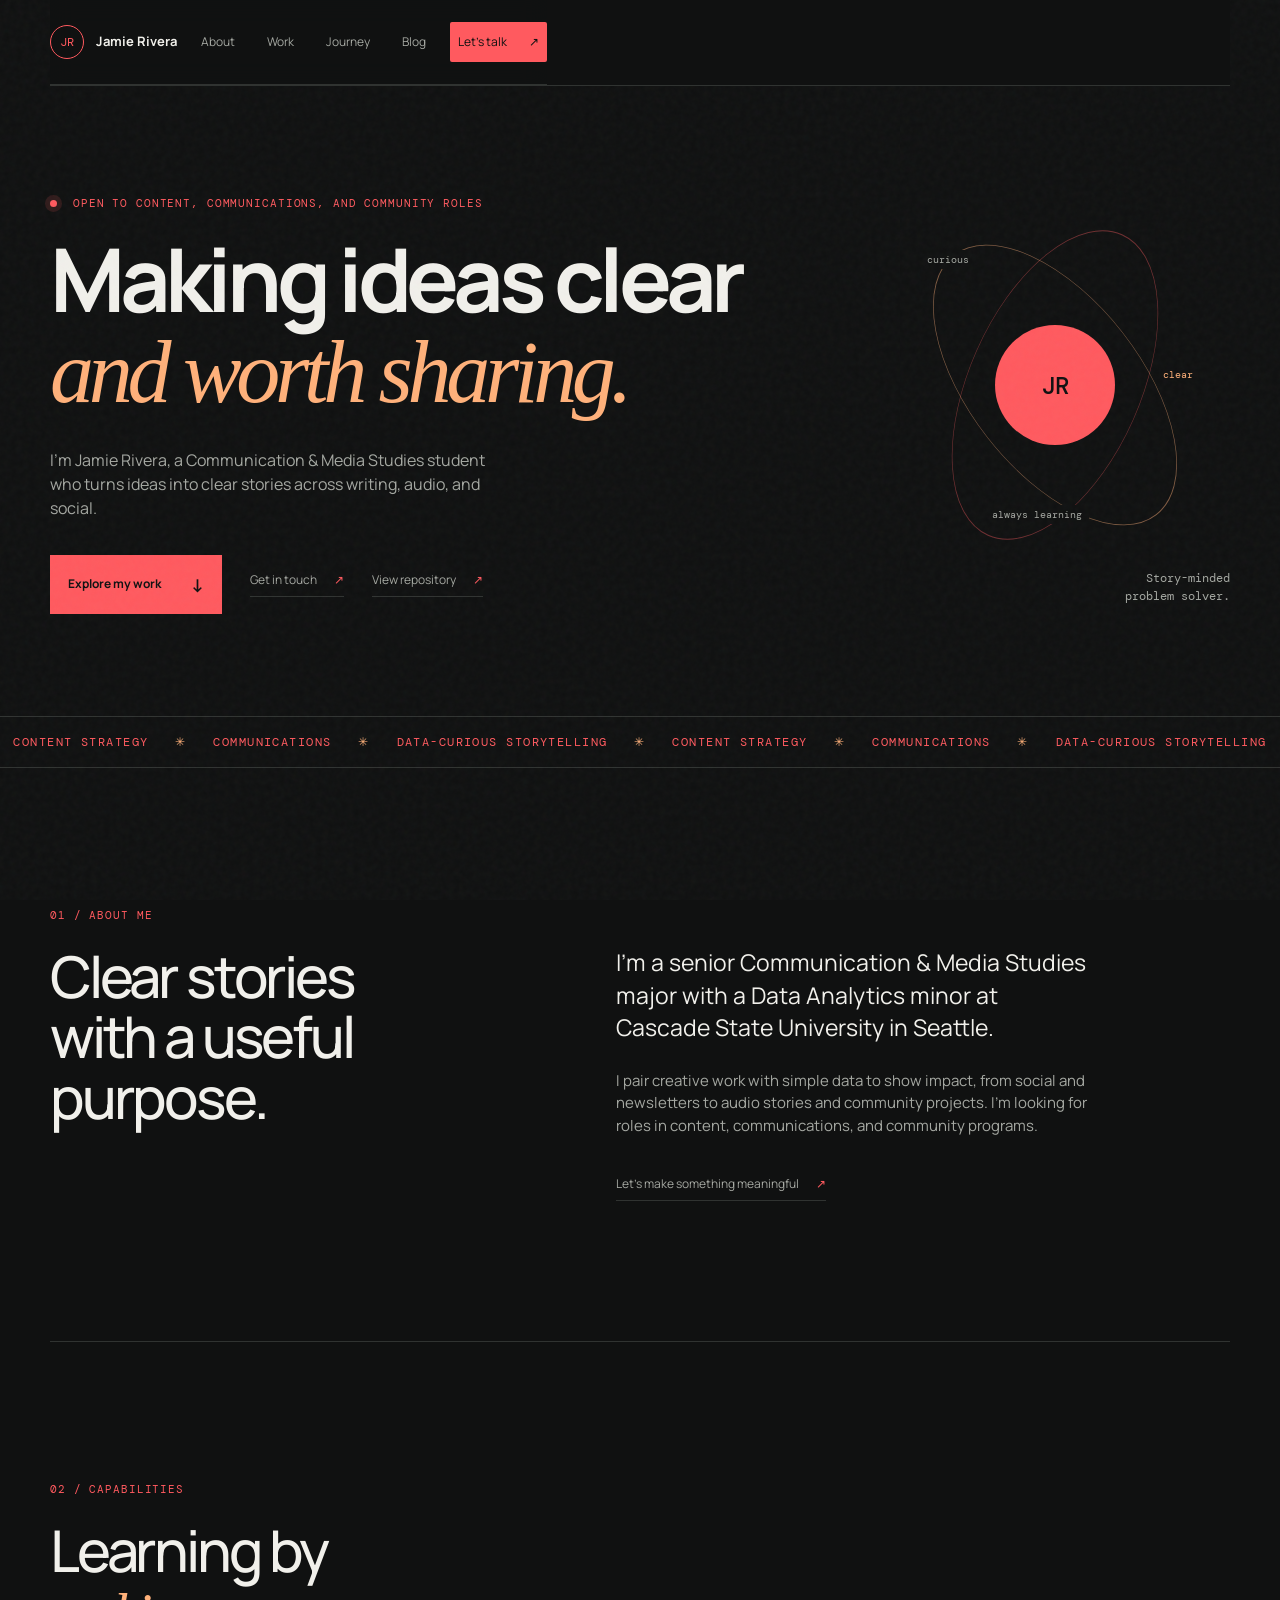
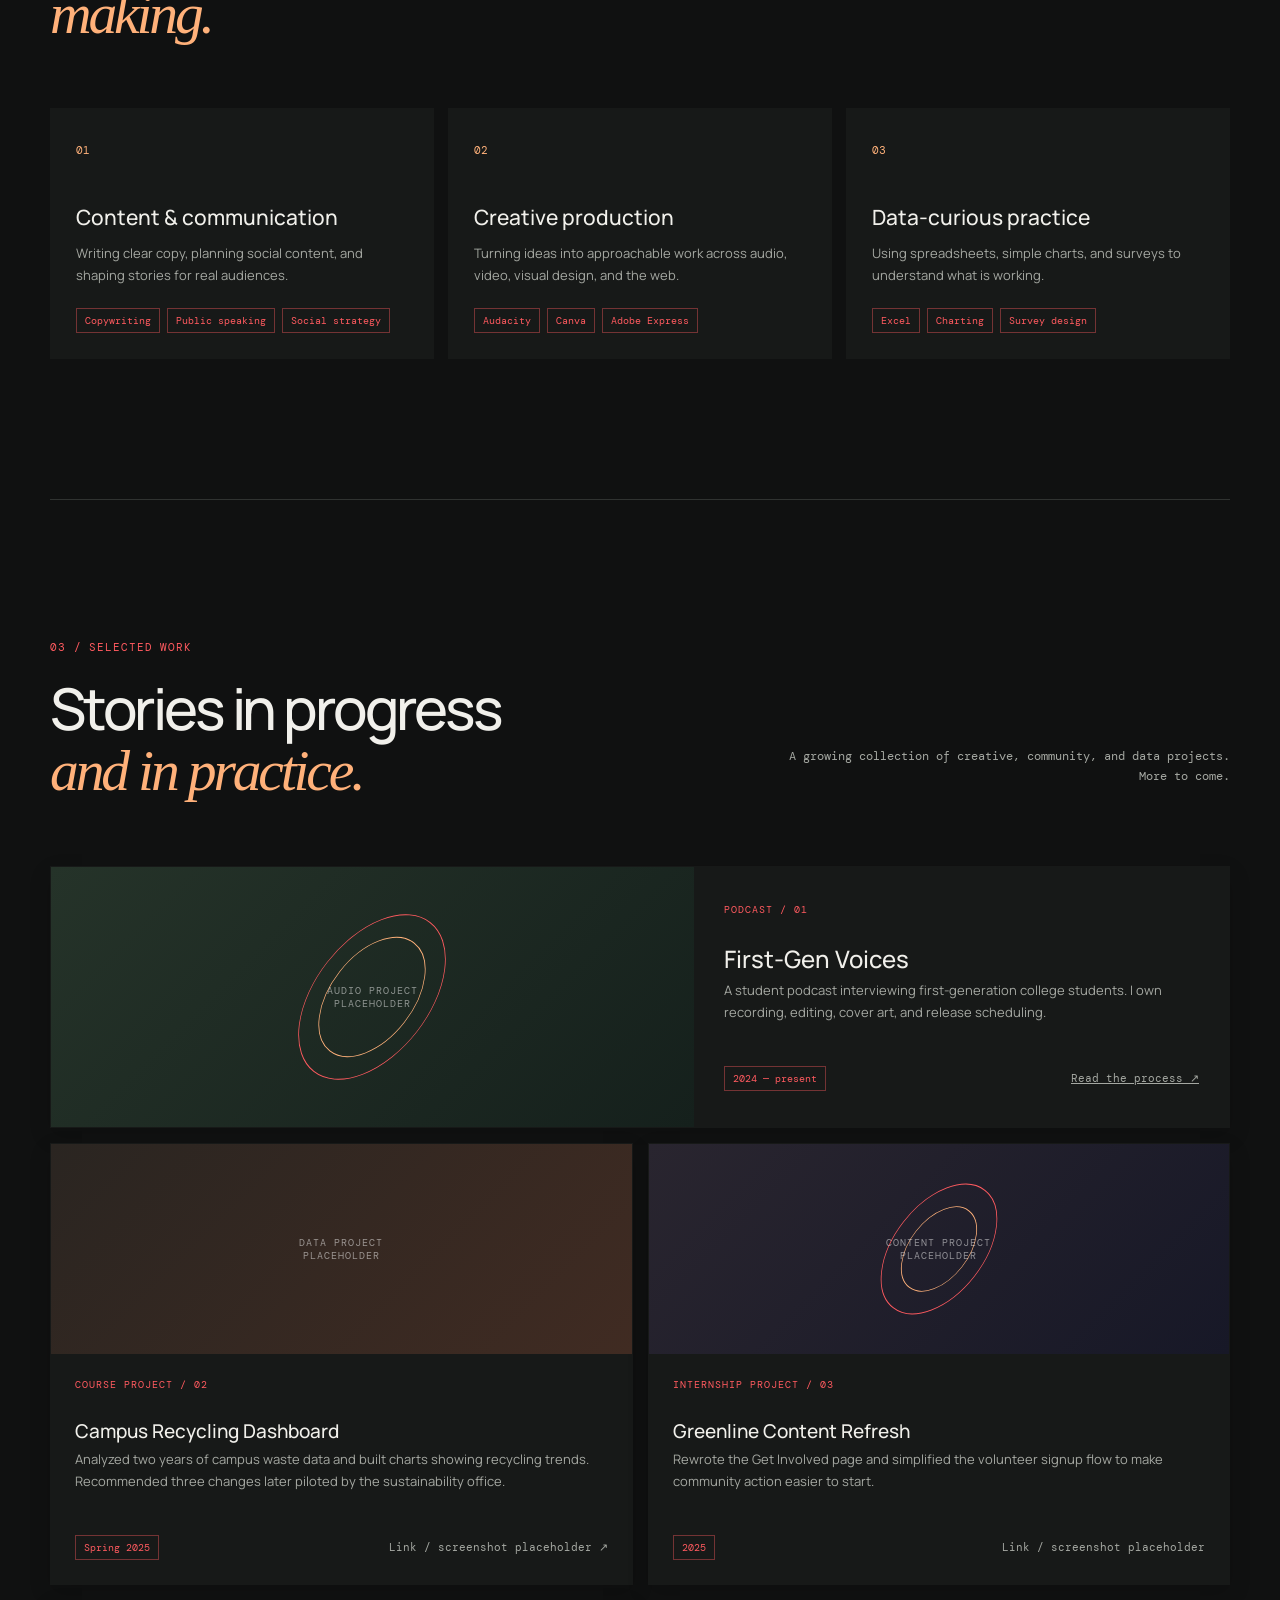
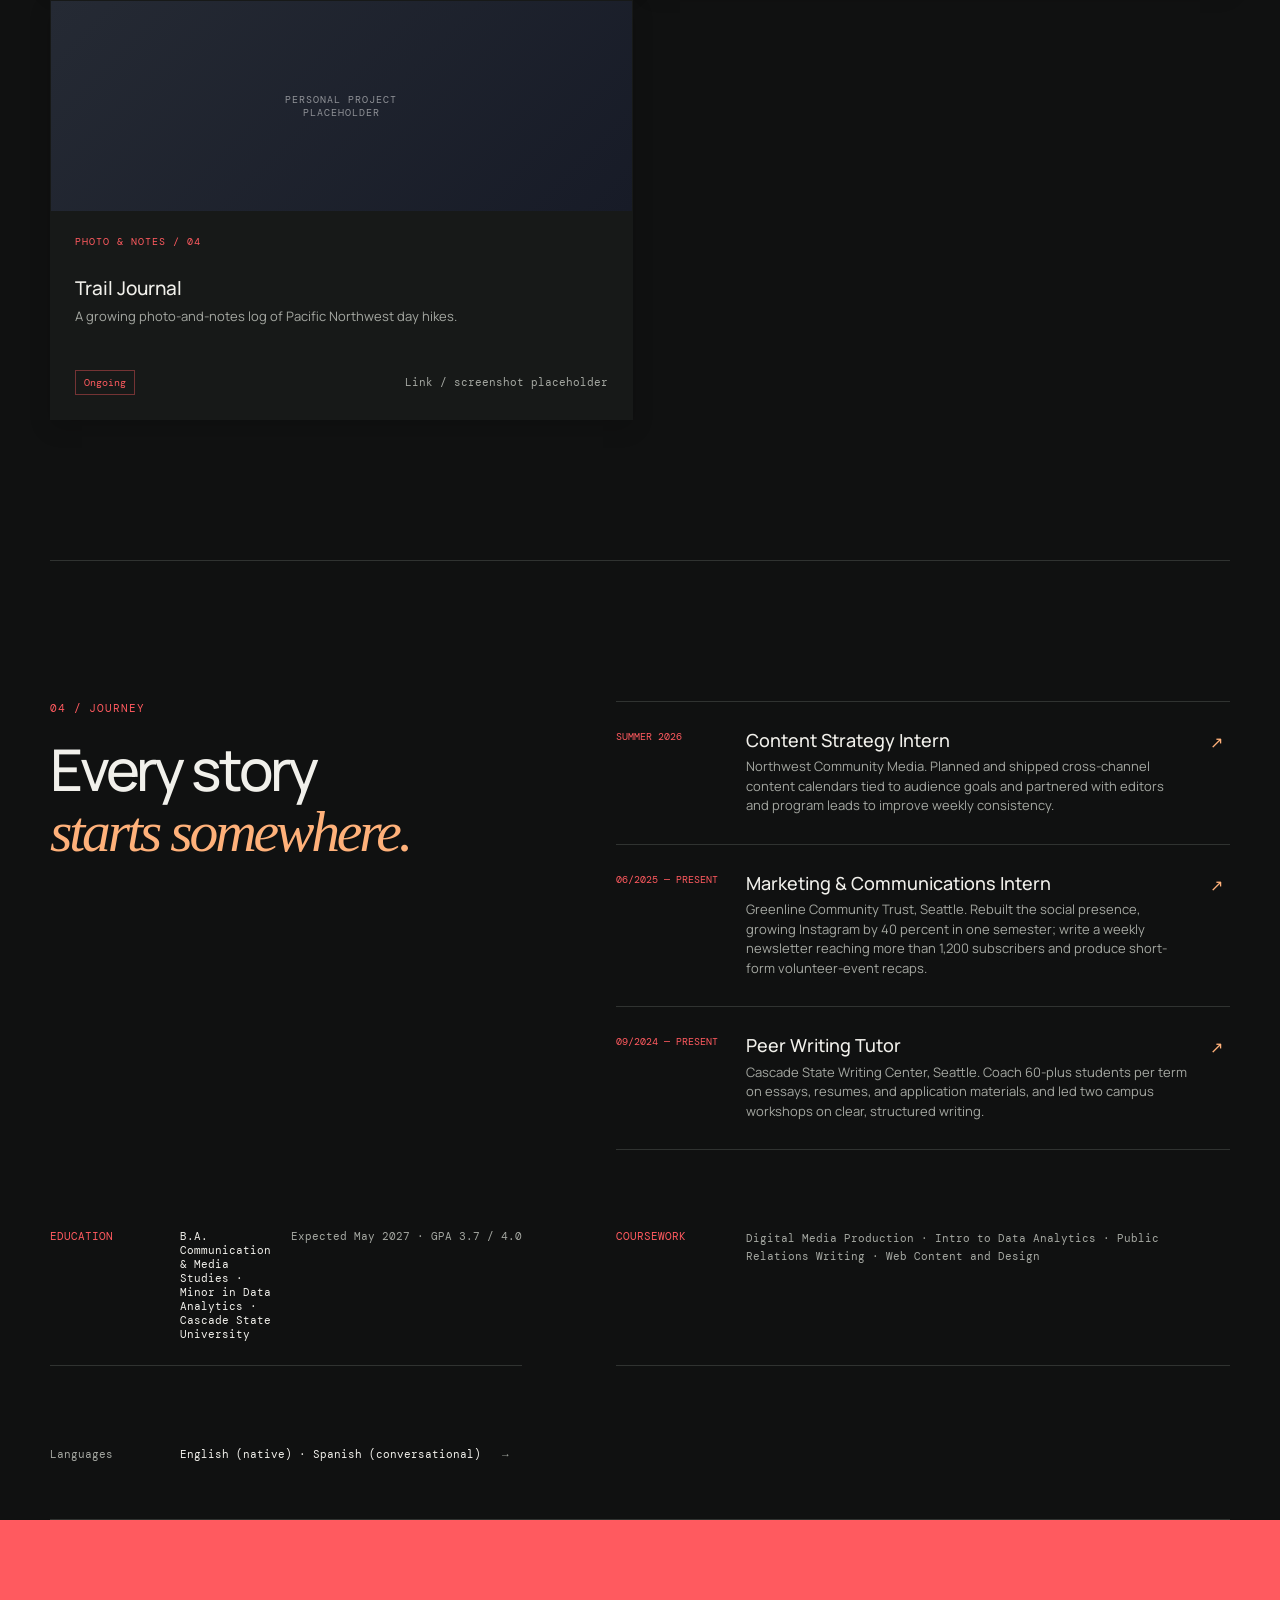
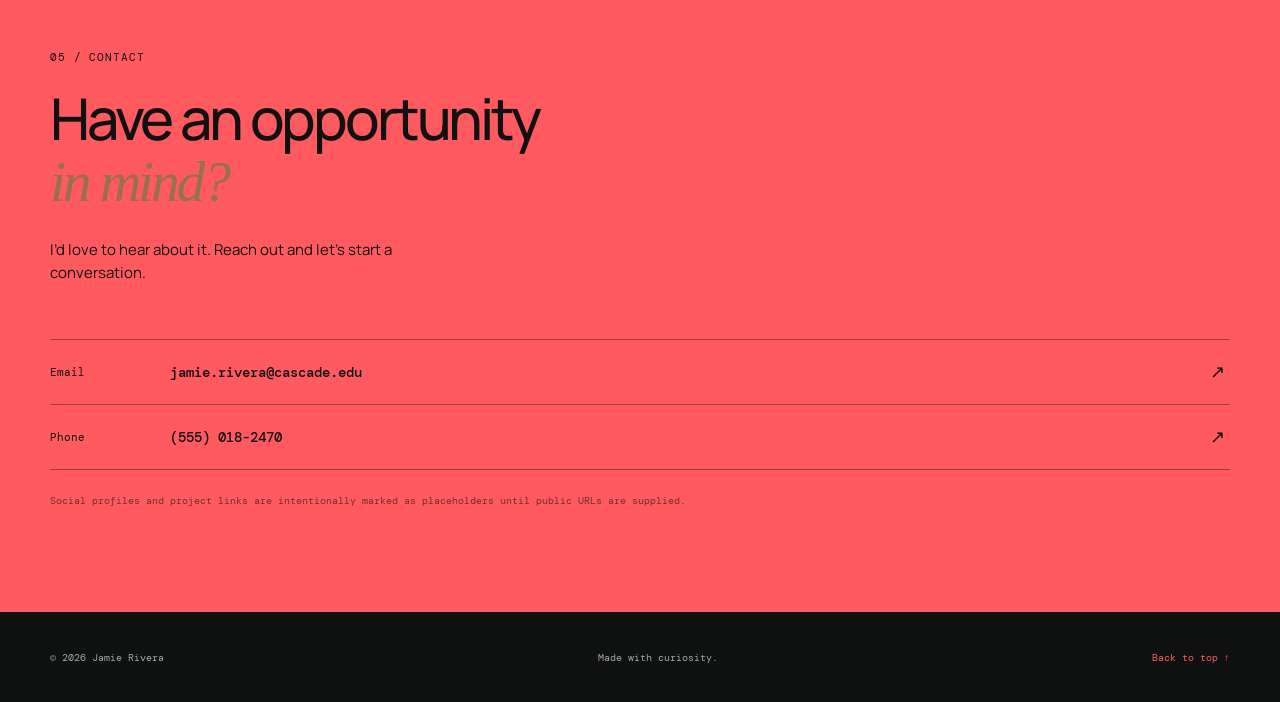
<file: index.html>
<!doctype html>
<html lang="en">
  <head>
    <meta charset="UTF-8" />
    <meta name="viewport" content="width=device-width, initial-scale=1.0" />
    <meta name="description" content="Portfolio of Jamie Rivera, a Communication & Media Studies student and storyteller." />
    <title>Jamie Rivera — Storyteller &amp; Data-Curious Communicator</title>
    <link rel="preconnect" href="https://fonts.googleapis.com" />
    <link rel="preconnect" href="https://fonts.gstatic.com" crossorigin />
    <link rel="stylesheet" href="https://fonts.googleapis.com/css2?family=DM+Mono:wght@400;500&family=Manrope:wght@400;500;600;700;800&display=swap" />
    <link href="https://cdn.jsdelivr.net/npm/bootstrap@5.3.3/dist/css/bootstrap.min.css" rel="stylesheet" integrity="sha384-QWTKZyjpPEjISv5WaRU9OFeRpok6YctnYmDr5pNlyT2bRjXh0JMhjY6hW+ALEwIH" crossorigin="anonymous" />
    <link rel="stylesheet" href="styles.css" />
  </head>
  <body class="d-flex flex-column min-vh-100">
    <div class="noise" aria-hidden="true"></div>
    <header class="site-header sticky-top">
      <nav class="navbar navbar-expand-lg portfolio-navbar" aria-label="Main navigation">
        <div class="container-fluid p-0">
          <a class="brand navbar-brand" href="#top" aria-label="Jamie Rivera home"><span class="brand-mark">JR</span><span>Jamie Rivera</span></a>
          <button class="navbar-toggler" type="button" data-bs-toggle="collapse" data-bs-target="#site-nav" aria-controls="site-nav" aria-expanded="false" aria-label="Toggle navigation">
            <span class="navbar-toggler-icon"></span>
          </button>
          <div id="site-nav" class="collapse navbar-collapse">
            <div class="site-nav navbar-nav ms-auto align-items-lg-center gap-lg-3">
              <a class="nav-link" href="#about">About</a><a class="nav-link" href="#work">Work</a><a class="nav-link" href="#experience">Journey</a><a class="nav-link" href="blog.html">Blog</a>
              <a href="#contact" class="nav-cta nav-link">Let's talk <span>↗</span></a>
            </div>
          </div>
        </div>
      </nav>
    </header>

    <main id="top">
      <section class="hero section-shell">
        <div class="hero-copy">
          <p class="eyebrow"><span class="pulse"></span> Open to content, communications, and community roles</p>
          <h1>Making ideas clear<br /><em>and worth sharing.</em></h1>
          <p class="hero-intro">I’m Jamie Rivera, a Communication &amp; Media Studies student who turns ideas into clear stories across writing, audio, and social.</p>
          <div class="hero-actions">
            <a class="button button-primary" href="#work">Explore my work <span>↓</span></a>
            <a class="text-link" href="#contact">Get in touch <span>↗</span></a>
            <a class="text-link repository-link" href="https://github.com/SQA-Group-6/episode-3_github" target="_blank" rel="noopener noreferrer">View repository <span>↗</span></a>
          </div>
        </div>
        <div class="hero-aside" aria-label="Introduction details">
          <div class="orbit"><div class="orbit-ring orbit-ring-one"></div><div class="orbit-ring orbit-ring-two"></div><div class="orbit-core">JR</div><span class="orbit-label orbit-label-one">curious</span><span class="orbit-label orbit-label-two">clear</span><span class="orbit-label orbit-label-three">always learning</span></div>
          <p class="hero-note">Story-minded<br />problem solver.</p>
        </div>
      </section>

      <div class="ticker" aria-label="Focus areas"><div class="ticker-track"><span>CONTENT STRATEGY</span><b>✳</b><span>COMMUNICATIONS</span><b>✳</b><span>DATA-CURIOUS STORYTELLING</span><b>✳</b><span>CONTENT STRATEGY</span><b>✳</b><span>COMMUNICATIONS</span><b>✳</b><span>DATA-CURIOUS STORYTELLING</span></div></div>

      <section id="about" class="section-shell content-section about-section">
        <div class="section-heading"><p class="eyebrow">01 / About me</p><h2>Clear stories<br />with a useful purpose.</h2></div>
        <div class="about-copy">
          <p class="large-copy">I’m a senior Communication &amp; Media Studies major with a Data Analytics minor at Cascade State University in Seattle.</p>
          <p>I pair creative work with simple data to show impact, from social and newsletters to audio stories and community projects. I’m looking for roles in content, communications, and community programs.</p>
          <a class="text-link" href="#contact">Let’s make something meaningful <span>↗</span></a>
        </div>
      </section>

      <section id="skills" class="section-shell content-section skills-section">
        <div class="section-heading compact"><p class="eyebrow">02 / Capabilities</p><h2>Learning by<br /><em>making.</em></h2></div>
        <div class="skills-grid">
          <article class="skill-card"><span class="card-number">01</span><h3>Content &amp; communication</h3><p>Writing clear copy, planning social content, and shaping stories for real audiences.</p><div class="skill-tags"><span>Copywriting</span><span>Public speaking</span><span>Social strategy</span></div></article>
          <article class="skill-card"><span class="card-number">02</span><h3>Creative production</h3><p>Turning ideas into approachable work across audio, video, visual design, and the web.</p><div class="skill-tags"><span>Audacity</span><span>Canva</span><span>Adobe Express</span></div></article>
          <article class="skill-card"><span class="card-number">03</span><h3>Data-curious practice</h3><p>Using spreadsheets, simple charts, and surveys to understand what is working.</p><div class="skill-tags"><span>Excel</span><span>Charting</span><span>Survey design</span></div></article>
        </div>
      </section>

      <section id="work" class="section-shell content-section work-section">
        <div class="section-heading row-heading"><div><p class="eyebrow">03 / Selected work</p><h2>Stories in progress<br /><em>and in practice.</em></h2></div><p class="section-aside">A growing collection of creative, community, and data projects.<br />More to come.</p></div>
        <div class="project-list">
          <article class="project-card project-featured"><div class="project-visual visual-one"><span class="visual-caption">AUDIO PROJECT<br />PLACEHOLDER</span><span class="visual-shape"></span></div><div class="project-info"><p class="project-type">Podcast / 01</p><h3>First-Gen Voices</h3><p>A student podcast interviewing first-generation college students. I own recording, editing, cover art, and release scheduling.</p><div class="project-footer"><span class="project-status">2024 — present</span><a class="placeholder-link" href="blog.html">Read the process ↗</a></div></div></article>
          <div class="project-pair">
            <article class="project-card"><div class="project-visual visual-two"><span class="visual-caption">DATA PROJECT<br />PLACEHOLDER</span></div><div class="project-info"><p class="project-type">Course project / 02</p><h3>Campus Recycling Dashboard</h3><p>Analyzed two years of campus waste data and built charts showing recycling trends. Recommended three changes later piloted by the sustainability office.</p><div class="project-footer"><span class="project-status">Spring 2025</span><span class="placeholder-link">Link / screenshot placeholder ↗</span></div></div></article>
            <article class="project-card"><div class="project-visual visual-inventory"><span class="visual-caption">CONTENT PROJECT<br />PLACEHOLDER</span><span class="visual-shape visual-shape-small"></span></div><div class="project-info"><p class="project-type">Internship project / 03</p><h3>Greenline Content Refresh</h3><p>Rewrote the Get Involved page and simplified the volunteer signup flow to make community action easier to start.</p><div class="project-footer"><span class="project-status">2025</span><span class="placeholder-link">Link / screenshot placeholder</span></div></div></article>
            <article class="project-card"><div class="project-visual visual-three"><span class="visual-caption">PERSONAL PROJECT<br />PLACEHOLDER</span></div><div class="project-info"><p class="project-type">Photo &amp; notes / 04</p><h3>Trail Journal</h3><p>A growing photo-and-notes log of Pacific Northwest day hikes.</p><div class="project-footer"><span class="project-status">Ongoing</span><span class="placeholder-link">Link / screenshot placeholder</span></div></div></article>
          </div>
        </div>
      </section>

      <section id="experience" class="section-shell content-section journey-section">
        <div class="section-heading"><p class="eyebrow">04 / Journey</p><h2>Every story<br /><em>starts somewhere.</em></h2></div>
        <div class="timeline">
          <div class="timeline-item"><span class="timeline-date">Summer 2026</span><div><h3>Content Strategy Intern</h3><p>Northwest Community Media. Planned and shipped cross-channel content calendars tied to audience goals and partnered with editors and program leads to improve weekly consistency.</p></div><span class="timeline-arrow">↗</span></div>
          <div class="timeline-item"><span class="timeline-date">06/2025 — present</span><div><h3>Marketing &amp; Communications Intern</h3><p>Greenline Community Trust, Seattle. Rebuilt the social presence, growing Instagram by 40 percent in one semester; write a weekly newsletter reaching more than 1,200 subscribers and produce short-form volunteer-event recaps.</p></div><span class="timeline-arrow">↗</span></div>
          <div class="timeline-item"><span class="timeline-date">09/2024 — present</span><div><h3>Peer Writing Tutor</h3><p>Cascade State Writing Center, Seattle. Coach 60-plus students per term on essays, resumes, and application materials, and led two campus workshops on clear, structured writing.</p></div><span class="timeline-arrow">↗</span></div>
        </div>
        <div class="education-strip"><span>Education</span><strong>B.A. Communication &amp; Media Studies · Minor in Data Analytics · Cascade State University</strong><span>Expected May 2027 · GPA 3.7 / 4.0</span></div>
        <div class="certificate-strip"><span>Coursework</span><p>Digital Media Production · Intro to Data Analytics · Public Relations Writing · Web Content and Design</p></div>
        <div class="language-row"><span>Languages</span><strong>English (native) · Spanish (conversational)</strong><span>→</span></div>
      </section>

      <section id="contact" class="contact-section"><div class="section-shell contact-inner"><p class="eyebrow">05 / Contact</p><h2>Have an opportunity<br /><em>in mind?</em></h2><p class="contact-copy">I’d love to hear about it. Reach out and let’s start a conversation.</p><div class="contact-links"><a href="mailto:jamie.rivera@cascade.edu" class="contact-link"><span>Email</span><strong>jamie.rivera@cascade.edu</strong><b>↗</b></a><a href="tel:5550182470" class="contact-link"><span>Phone</span><strong>(555) 018-2470</strong><b>↗</b></a></div><p class="placeholder-note">Social profiles and project links are intentionally marked as placeholders until public URLs are supplied.</p></div></section>
    </main>
    <footer class="site-footer section-shell mt-auto"><span>© 2026 Jamie Rivera</span><span>Made with curiosity.</span><a href="#top">Back to top ↑</a></footer>
    <script src="https://cdn.jsdelivr.net/npm/bootstrap@5.3.3/dist/js/bootstrap.bundle.min.js" integrity="sha384-YvpcrYf0tY3lHB60NNkmXc5s9fDVZLESaAA55NDzOxhy9GkcIdslK1eN7N6jIeHz" crossorigin="anonymous"></script>
    <script src="script.js"></script>
  </body>
</html>
</file>
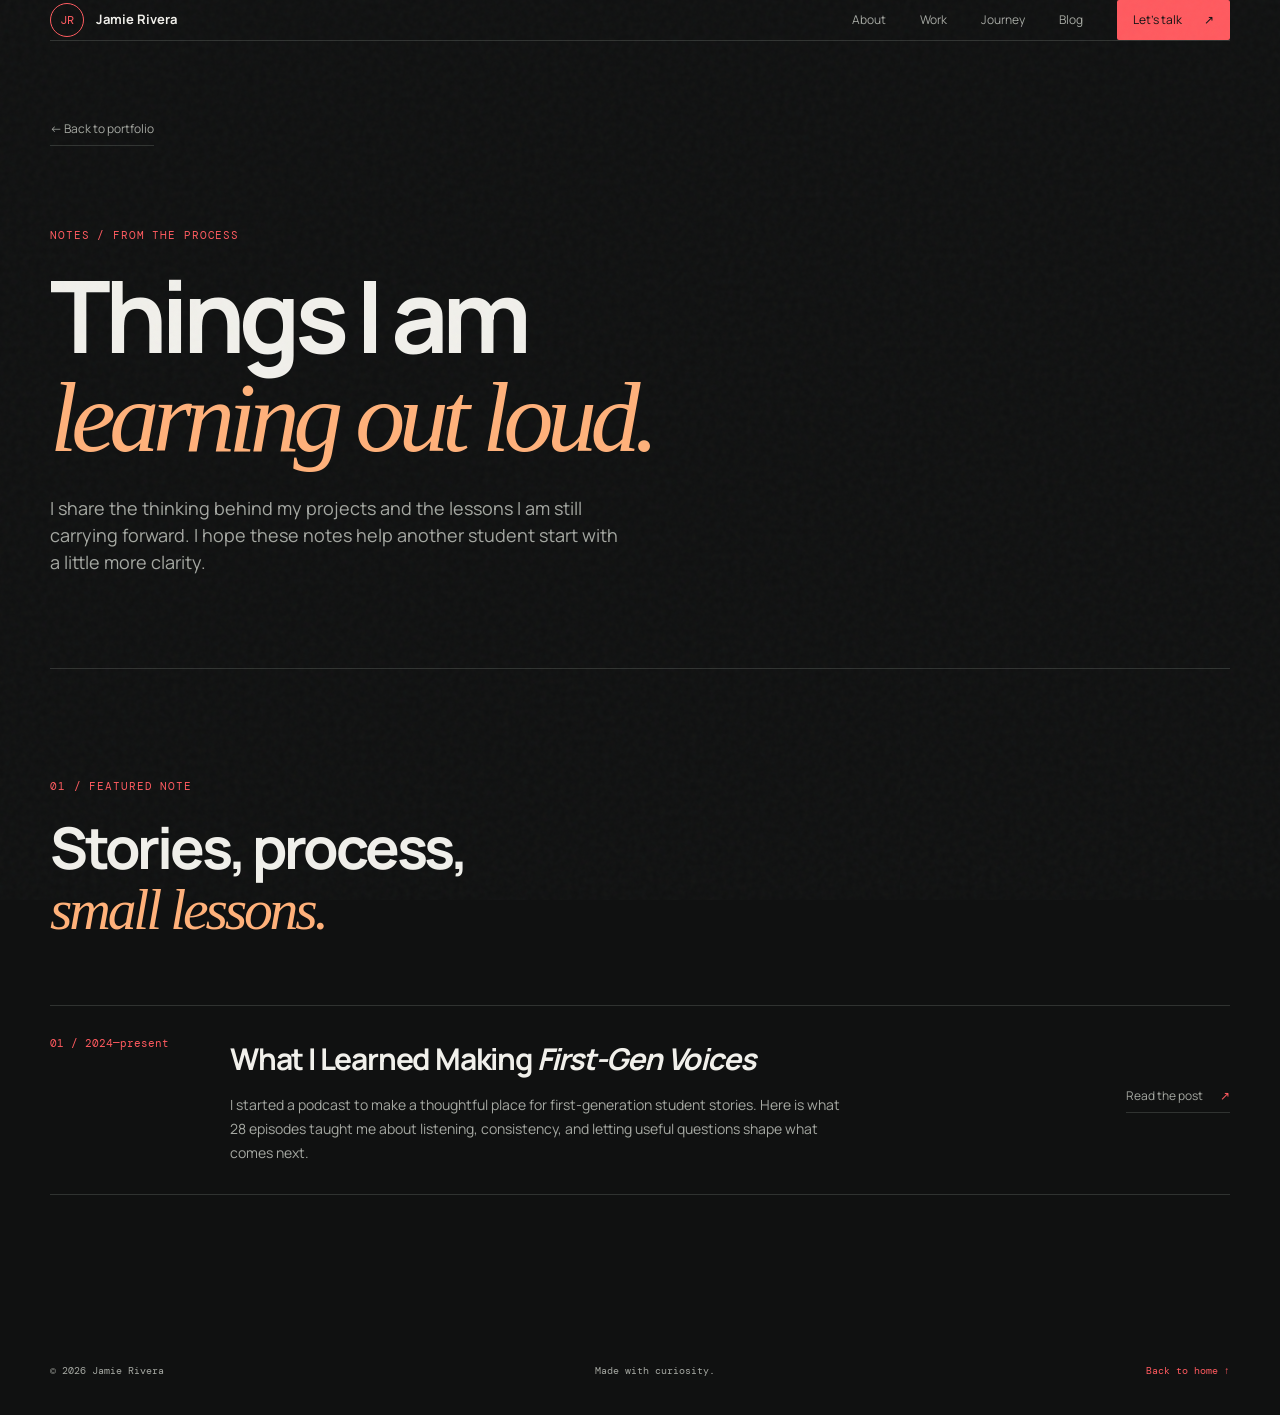
<file: blog.html>
<!doctype html>
<html lang="en">
  <head>
    <meta charset="UTF-8" />
    <meta name="viewport" content="width=device-width, initial-scale=1.0" />
    <meta name="description" content="Notes from Jamie Rivera on storytelling, making, and community." />
    <title>Blog — Jamie Rivera</title>
    <link rel="preconnect" href="https://fonts.googleapis.com" /><link rel="preconnect" href="https://fonts.gstatic.com" crossorigin />
    <link rel="stylesheet" href="https://fonts.googleapis.com/css2?family=DM+Mono:wght@400;500&family=Manrope:wght@400;500;600;700;800&display=swap" /><link rel="stylesheet" href="styles.css" />
  </head>
  <body>
    <div class="noise" aria-hidden="true"></div>
    <header class="site-header"><a class="brand" href="index.html" aria-label="Jamie Rivera home"><span class="brand-mark">JR</span><span>Jamie Rivera</span></a><button class="menu-toggle" aria-expanded="false" aria-controls="site-nav"><span></span><span></span><span class="sr-only">Toggle navigation</span></button><nav id="site-nav" class="site-nav" aria-label="Main navigation"><a href="index.html#about">About</a><a href="index.html#work">Work</a><a href="index.html#experience">Journey</a><a href="blog.html">Blog</a><a href="index.html#contact" class="nav-cta">Let's talk <span>↗</span></a></nav></header>
    <main><section class="blog-hero section-shell"><a class="back-link text-link" href="index.html">← Back to portfolio</a><p class="eyebrow">Notes / From the process</p><h1>Things I am<br /><em>learning out loud.</em></h1><p class="blog-intro">I share the thinking behind my projects and the lessons I am still carrying forward. I hope these notes help another student start with a little more clarity.</p></section><section class="blog-list section-shell" aria-labelledby="blog-heading"><div class="section-heading compact"><p class="eyebrow">01 / Featured note</p><h2 id="blog-heading">Stories, process,<br /><em>small lessons.</em></h2></div><article class="blog-card"><span class="blog-card-number">01 / 2024—present</span><div><h2>What I Learned Making <em>First-Gen Voices</em></h2><p>I started a podcast to make a thoughtful place for first-generation student stories. Here is what 28 episodes taught me about listening, consistency, and letting useful questions shape what comes next.</p></div><a class="text-link blog-card-link" href="first-gen-voices.html">Read the post <span>↗</span></a></article></section></main>
    <footer class="site-footer section-shell"><span>© 2026 Jamie Rivera</span><span>Made with curiosity.</span><a href="index.html">Back to home ↑</a></footer><script src="script.js"></script>
  </body>
</html>
</file>
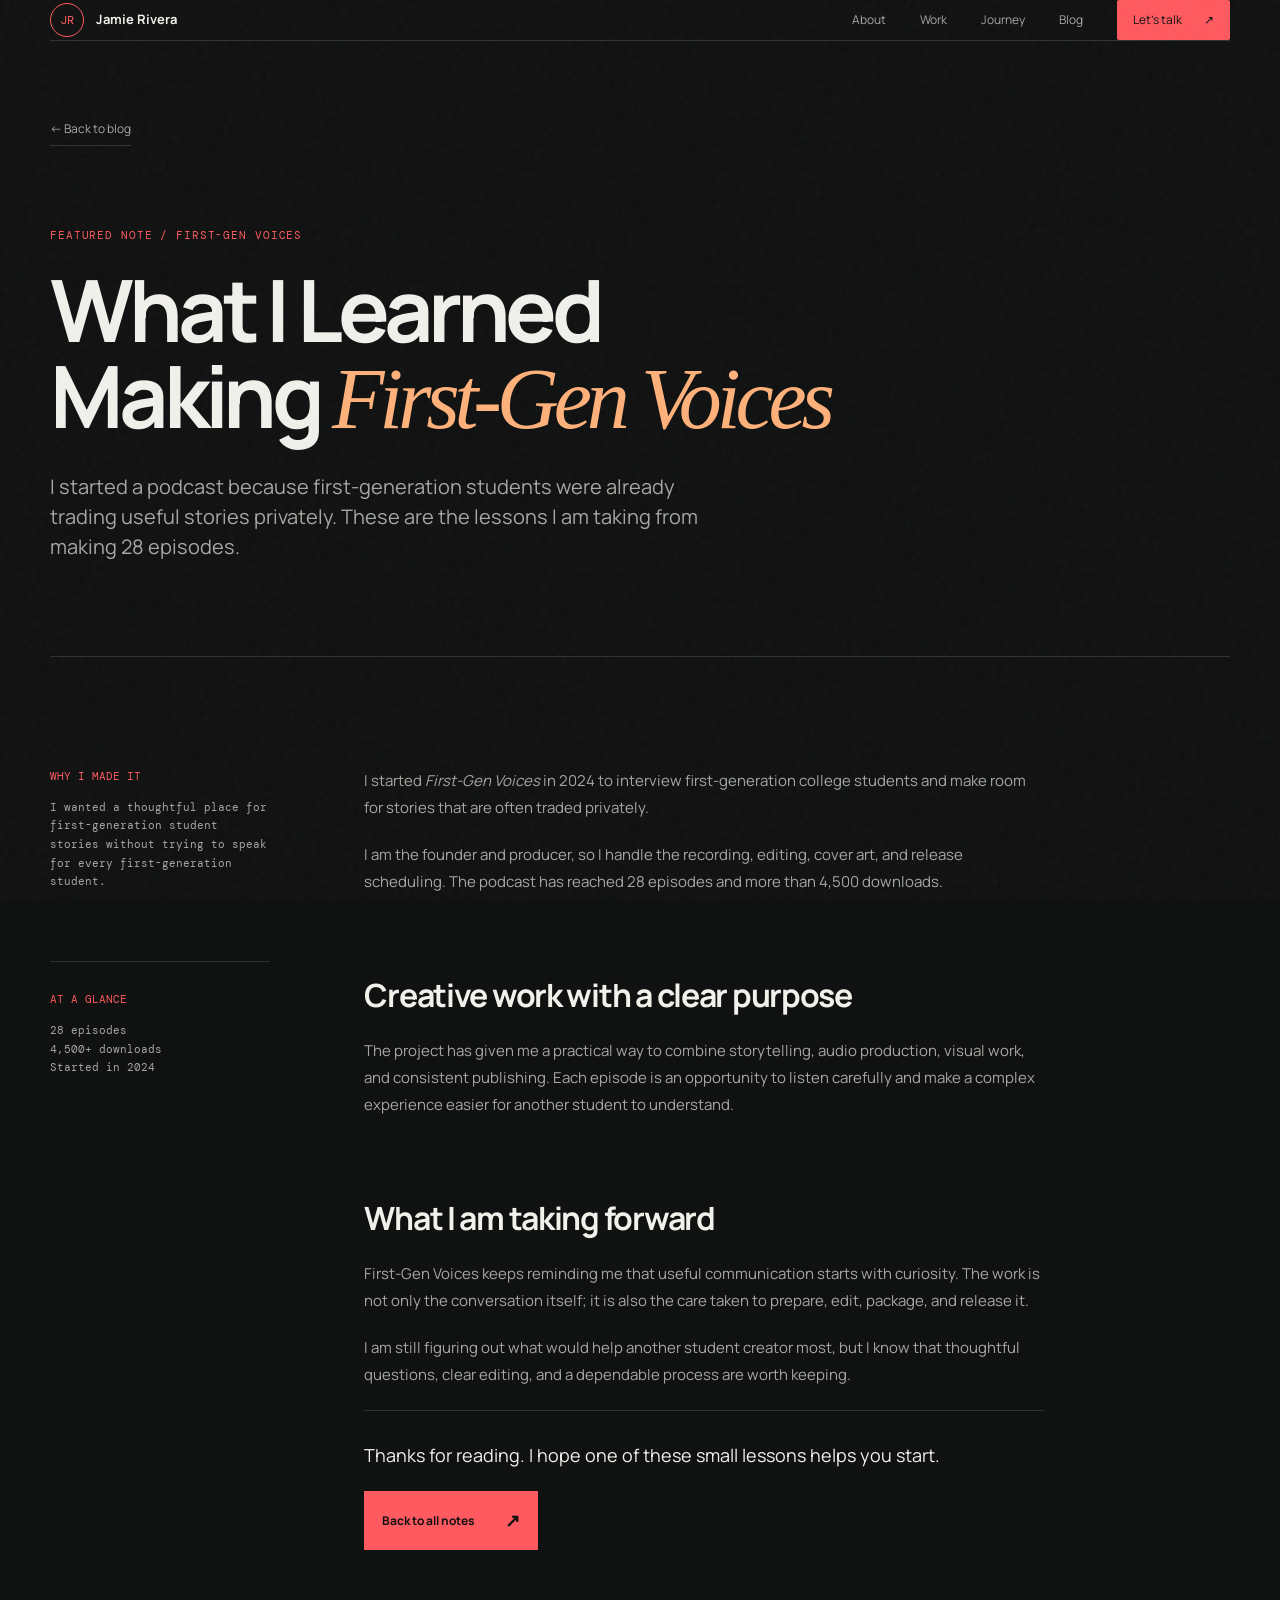
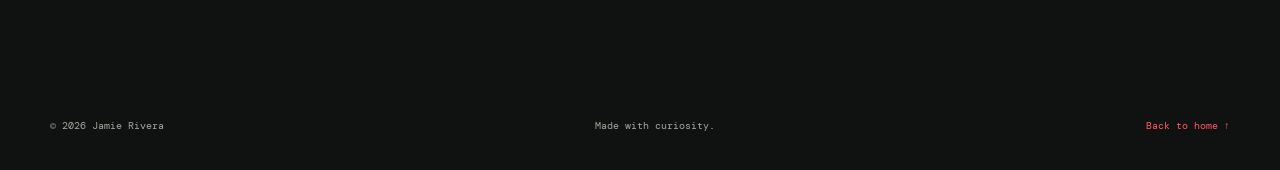
<file: first-gen-voices.html>
<!doctype html>
<html lang="en">
  <head>
    <meta charset="UTF-8" /><meta name="viewport" content="width=device-width, initial-scale=1.0" />
    <meta name="description" content="What Jamie Rivera learned while creating the First-Gen Voices podcast." />
    <title>What I Learned Making First-Gen Voices — Blog</title>
    <link rel="preconnect" href="https://fonts.googleapis.com" /><link rel="preconnect" href="https://fonts.gstatic.com" crossorigin /><link rel="stylesheet" href="https://fonts.googleapis.com/css2?family=DM+Mono:wght@400;500&family=Manrope:wght@400;500;600;700;800&display=swap" /><link rel="stylesheet" href="styles.css" />
  </head>
  <body>
    <div class="noise" aria-hidden="true"></div><header class="site-header"><a class="brand" href="index.html" aria-label="Jamie Rivera home"><span class="brand-mark">JR</span><span>Jamie Rivera</span></a><button class="menu-toggle" aria-expanded="false" aria-controls="site-nav"><span></span><span></span><span class="sr-only">Toggle navigation</span></button><nav id="site-nav" class="site-nav" aria-label="Main navigation"><a href="index.html#about">About</a><a href="index.html#work">Work</a><a href="index.html#experience">Journey</a><a href="blog.html">Blog</a><a href="index.html#contact" class="nav-cta">Let's talk <span>↗</span></a></nav></header>
    <main><section class="article-hero section-shell"><a class="back-link text-link" href="blog.html">← Back to blog</a><p class="eyebrow">Featured note / First-Gen Voices</p><h1>What I Learned Making <em>First-Gen Voices</em></h1><p class="article-intro">I started a podcast because first-generation students were already trading useful stories privately. These are the lessons I am taking from making 28 episodes.</p></section><section class="article-layout section-shell"><aside class="article-aside"><strong>Why I made it</strong>I wanted a thoughtful place for first-generation student stories without trying to speak for every first-generation student.<div class="article-cta"><strong>At a glance</strong>28 episodes<br />4,500+ downloads<br />Started in 2024</div></aside><article class="article-copy"><p>I started <em>First-Gen Voices</em> in 2024 to interview first-generation college students and make room for stories that are often traded privately.</p><p>I am the founder and producer, so I handle the recording, editing, cover art, and release scheduling. The podcast has reached 28 episodes and more than 4,500 downloads.</p><h2>Creative work with a clear purpose</h2><p>The project has given me a practical way to combine storytelling, audio production, visual work, and consistent publishing. Each episode is an opportunity to listen carefully and make a complex experience easier for another student to understand.</p><h2>What I am taking forward</h2><p>First-Gen Voices keeps reminding me that useful communication starts with curiosity. The work is not only the conversation itself; it is also the care taken to prepare, edit, package, and release it.</p><p>I am still figuring out what would help another student creator most, but I know that thoughtful questions, clear editing, and a dependable process are worth keeping.</p><div class="article-cta blog-footer-link"><p>Thanks for reading. I hope one of these small lessons helps you start.</p><a class="button button-primary" href="blog.html">Back to all notes <span>↗</span></a></div></article></section></main>
    <footer class="site-footer section-shell"><span>© 2026 Jamie Rivera</span><span>Made with curiosity.</span><a href="index.html">Back to home ↑</a></footer><script src="script.js"></script>
  </body>
</html>
</file>
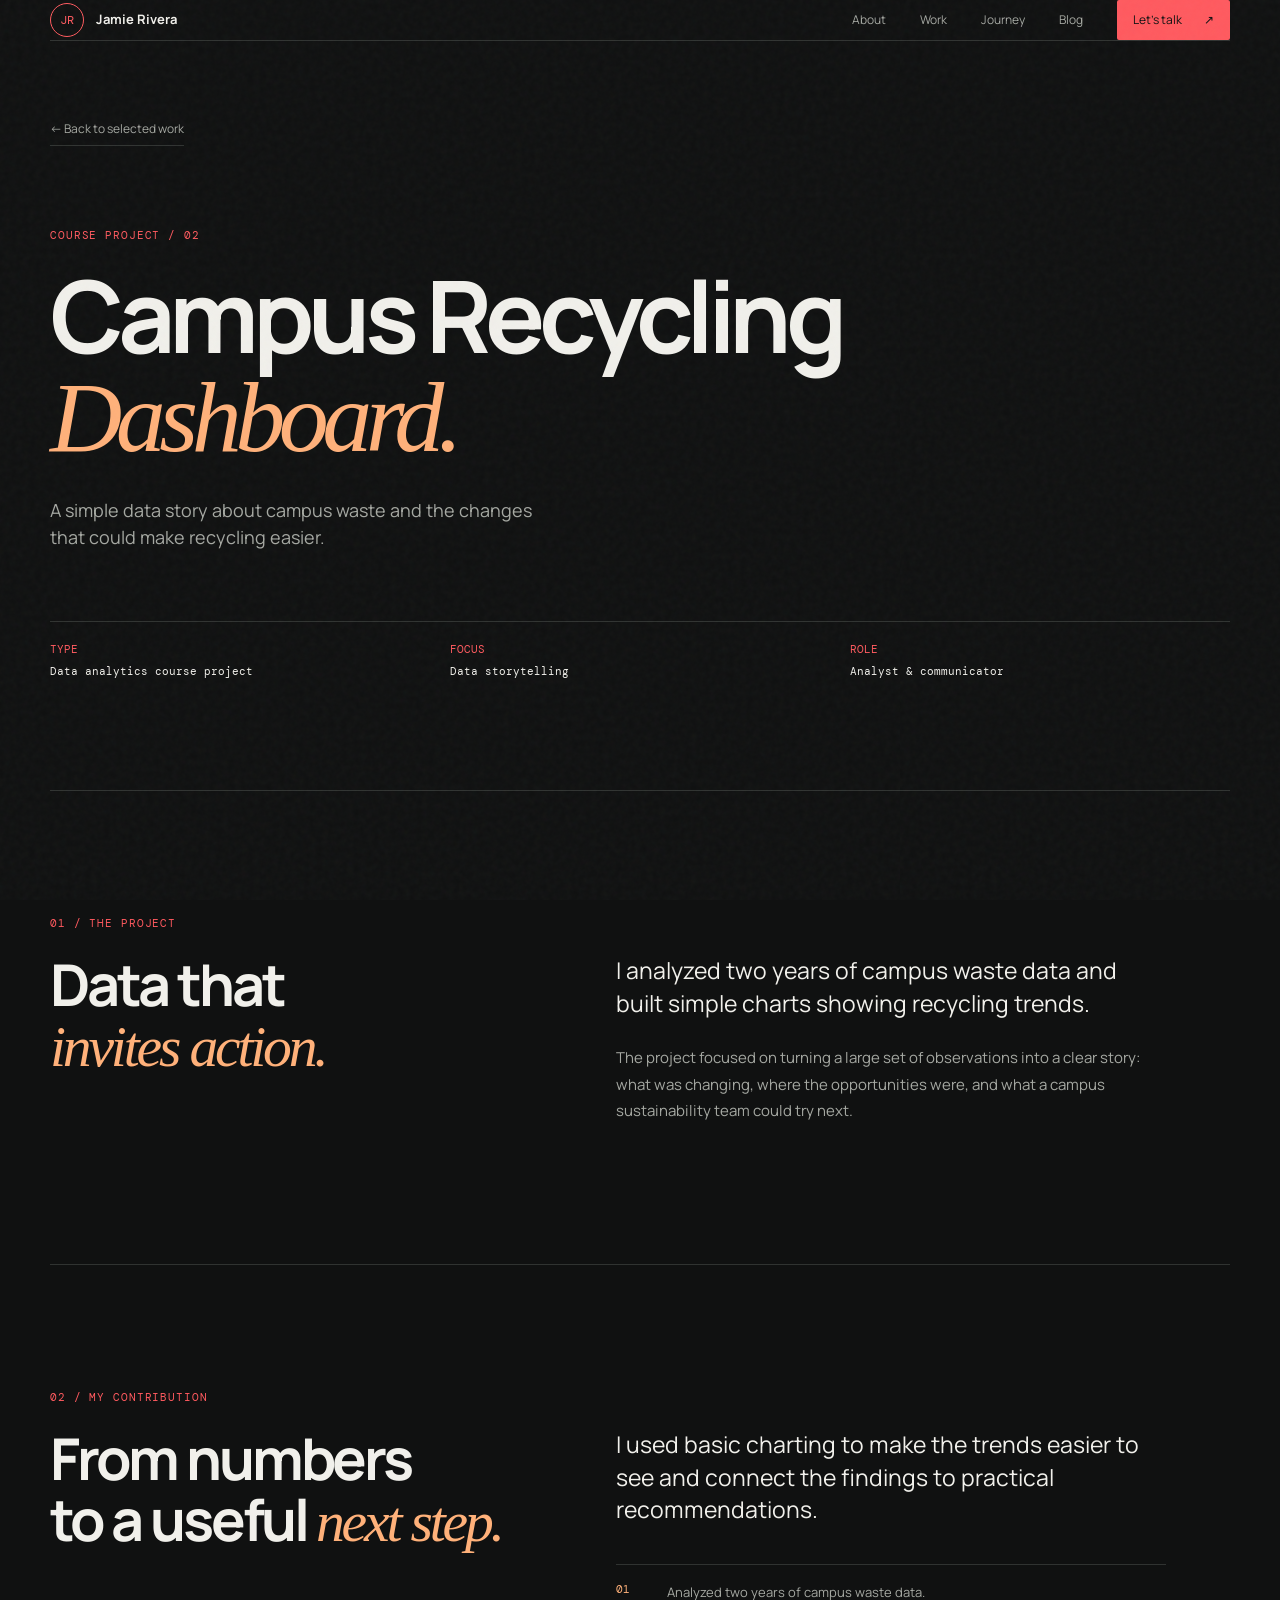
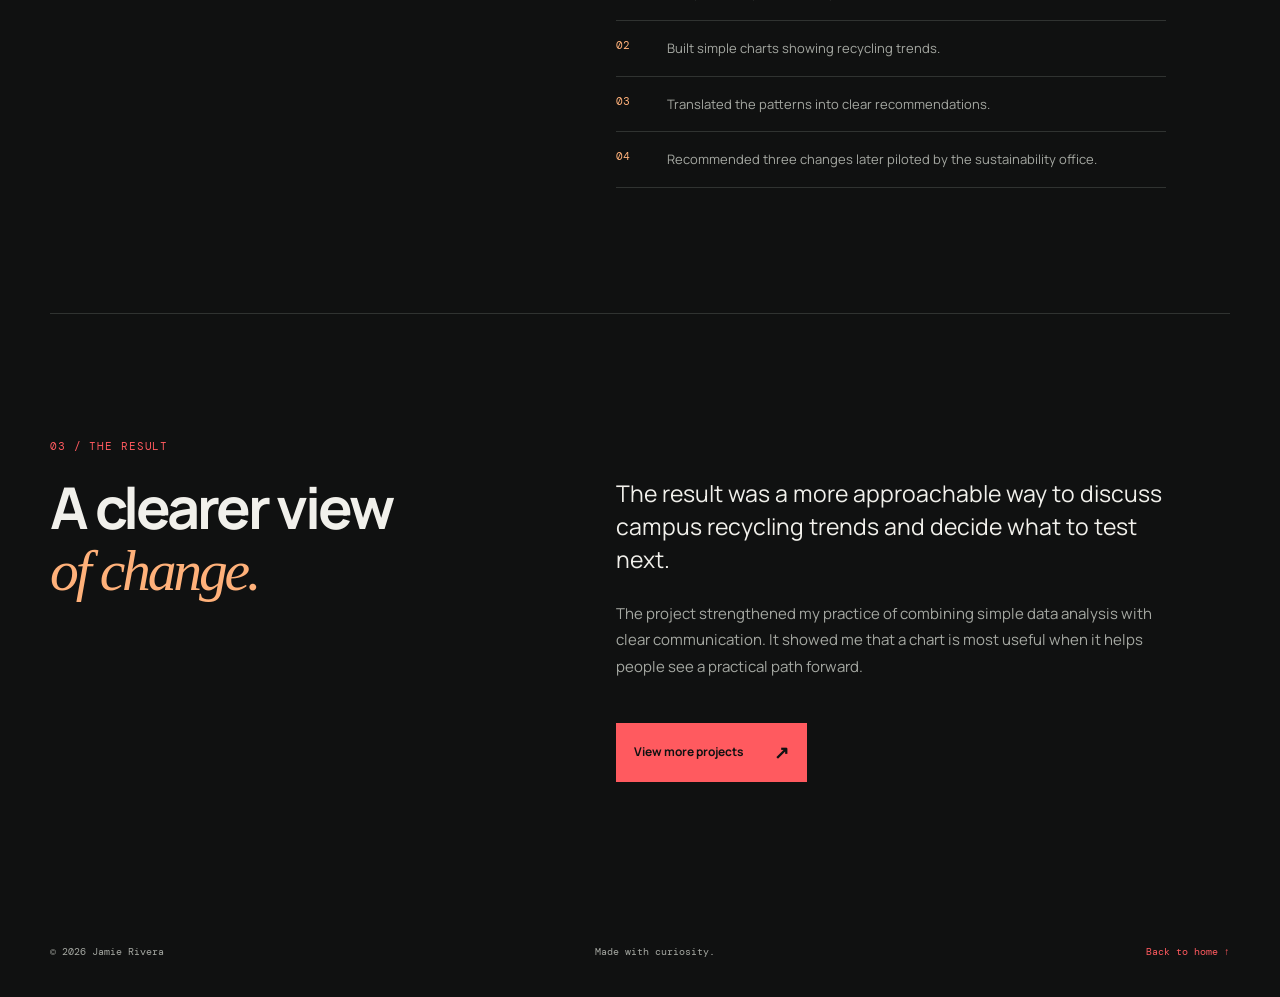
<file: smart-inventory-dashboard.html>
<!doctype html>
<html lang="en">
  <head>
    <meta charset="UTF-8" /><meta name="viewport" content="width=device-width, initial-scale=1.0" />
    <meta name="description" content="Case study for Jamie Rivera's Campus Recycling Dashboard project." />
    <title>Campus Recycling Dashboard — Jamie Rivera</title>
    <link rel="preconnect" href="https://fonts.googleapis.com" /><link rel="preconnect" href="https://fonts.gstatic.com" crossorigin /><link rel="stylesheet" href="https://fonts.googleapis.com/css2?family=DM+Mono:wght@400;500&family=Manrope:wght@400;500;600;700;800&display=swap" /><link rel="stylesheet" href="styles.css" />
  </head>
  <body>
    <div class="noise" aria-hidden="true"></div><header class="site-header"><a class="brand" href="index.html" aria-label="Jamie Rivera home"><span class="brand-mark">JR</span><span>Jamie Rivera</span></a><button class="menu-toggle" aria-expanded="false" aria-controls="site-nav"><span></span><span></span><span class="sr-only">Toggle navigation</span></button><nav id="site-nav" class="site-nav" aria-label="Main navigation"><a href="index.html#about">About</a><a href="index.html#work">Work</a><a href="index.html#experience">Journey</a><a href="blog.html">Blog</a><a href="index.html#contact" class="nav-cta">Let's talk <span>↗</span></a></nav></header>
    <main><section class="case-hero section-shell"><a class="back-link text-link" href="index.html#work">← Back to selected work</a><p class="eyebrow">Course project / 02</p><h1>Campus Recycling<br /><em>Dashboard.</em></h1><p class="case-intro">A simple data story about campus waste and the changes that could make recycling easier.</p><div class="case-meta"><div><span>Type</span><strong>Data analytics course project</strong></div><div><span>Focus</span><strong>Data storytelling</strong></div><div><span>Role</span><strong>Analyst &amp; communicator</strong></div></div></section><section class="section-shell case-section"><div class="section-heading"><p class="eyebrow">01 / The project</p><h2>Data that<br /><em>invites action.</em></h2></div><div class="case-copy"><p class="large-copy">I analyzed two years of campus waste data and built simple charts showing recycling trends.</p><p>The project focused on turning a large set of observations into a clear story: what was changing, where the opportunities were, and what a campus sustainability team could try next.</p></div></section><section class="section-shell case-section case-section-reversed"><div class="section-heading"><p class="eyebrow">02 / My contribution</p><h2>From numbers<br />to a useful <em>next step.</em></h2></div><div class="case-copy"><p class="large-copy">I used basic charting to make the trends easier to see and connect the findings to practical recommendations.</p><div class="case-list"><div><span>01</span><p>Analyzed two years of campus waste data.</p></div><div><span>02</span><p>Built simple charts showing recycling trends.</p></div><div><span>03</span><p>Translated the patterns into clear recommendations.</p></div><div><span>04</span><p>Recommended three changes later piloted by the sustainability office.</p></div></div></div></section><section class="section-shell case-section case-result"><div class="section-heading"><p class="eyebrow">03 / The result</p><h2>A clearer view<br /><em>of change.</em></h2></div><div class="case-copy"><p class="large-copy">The result was a more approachable way to discuss campus recycling trends and decide what to test next.</p><p>The project strengthened my practice of combining simple data analysis with clear communication. It showed me that a chart is most useful when it helps people see a practical path forward.</p><a class="button button-primary case-button" href="index.html#work">View more projects <span>↗</span></a></div></section></main>
    <footer class="site-footer section-shell"><span>© 2026 Jamie Rivera</span><span>Made with curiosity.</span><a href="index.html">Back to home ↑</a></footer><script src="script.js"></script>
  </body>
</html>
</file>
<file: styles.css>
:root{--bg:#101111;--surface:#171918;--line:#303331;--text:#f1f0eb;--muted:#a5a8a2;--acid:#ff5a5f;--warm:#ffb17a;--serif:Georgia,"Times New Roman",serif;--sans:"Manrope",Arial,sans-serif;--mono:"DM Mono",monospace}*{box-sizing:border-box}html{scroll-behavior:smooth}body{margin:0;background:var(--bg);color:var(--text);font-family:var(--sans);line-height:1.5}.noise{position:fixed;inset:0;opacity:.035;pointer-events:none;z-index:10;background-image:url("data:image/svg+xml,%3Csvg viewBox='0 0 180 180' xmlns='http://www.w3.org/2000/svg'%3E%3Cfilter id='n'%3E%3CfeTurbulence type='fractalNoise' baseFrequency='.8' numOctaves='4' stitchTiles='stitch'/%3E%3C/filter%3E%3Crect width='100%25' height='100%25' filter='url(%23n)'/%3E%3C/svg%3E")}.section-shell{width:min(1180px,calc(100% - 80px));margin:auto}.site-header{height:86px;width:min(1180px,calc(100% - 80px));margin:auto;display:flex;align-items:center;justify-content:space-between;border-bottom:1px solid var(--line)}.brand{color:var(--text);display:flex;align-items:center;gap:12px;text-decoration:none;font-size:13px;font-weight:700}.brand-mark{display:grid;place-items:center;width:34px;height:34px;border:1px solid var(--acid);border-radius:50%;color:var(--acid);font:12px var(--mono)}.site-nav{display:flex;align-items:center;gap:34px;font-size:12px}.site-nav a,.text-link{color:var(--muted);text-decoration:none;transition:color .2s}.site-nav a:hover,.text-link:hover{color:var(--acid)}.nav-cta{color:var(--bg)!important;background:var(--acid);padding:11px 16px;border-radius:2px}.nav-cta span{margin-left:20px}.menu-toggle{display:none;background:none;border:0}.hero{min-height:630px;display:grid;grid-template-columns:1fr 370px;align-items:center;padding:100px 0 92px}.eyebrow{font:11px var(--mono);letter-spacing:.08em;text-transform:uppercase;color:var(--acid);margin:0 0 24px}.pulse{display:inline-block;width:7px;height:7px;background:var(--acid);border-radius:50%;margin-right:8px;box-shadow:0 0 0 5px #d7f36b22}.hero h1{font-size:clamp(50px,7vw,88px);line-height:1.02;letter-spacing:-.06em;margin:0 0 30px;font-weight:700}.hero h1 em,.section-heading em,.contact-section em{font-family:var(--serif);font-weight:400;color:var(--warm)}.hero-intro{color:var(--muted);max-width:450px;font-size:16px;margin:0 0 35px}.hero-actions{display:flex;align-items:center;gap:28px}.button{display:inline-flex;gap:30px;align-items:center;text-decoration:none;font-size:12px;font-weight:700}.button-primary{background:var(--acid);color:var(--bg);padding:16px 18px}.button-primary span{font-size:18px}.text-link{font-size:12px;border-bottom:1px solid var(--line);padding-bottom:7px}.text-link span{margin-left:15px;color:var(--acid)}.hero-aside{position:relative;height:400px;display:flex;align-items:flex-end;justify-content:flex-end}.orbit{height:330px;width:330px;position:absolute;top:15px;right:10px}.orbit-ring{position:absolute;border:1px solid var(--line);border-radius:50%;inset:0}.orbit-ring-one{transform:rotate(24deg) scaleX(.52);border-color:#d7f36b66}.orbit-ring-two{transform:rotate(-38deg) scaleX(.52);border-color:#ffb17a77}.orbit-core{position:absolute;inset:105px;border-radius:50%;display:grid;place-items:center;background:var(--acid);color:var(--bg);font:24px var(--mono);font-weight:500}.orbit-label{position:absolute;font:10px var(--mono);color:var(--muted);background:var(--bg);padding:3px 7px}.orbit-label-one{top:30px;left:30px}.orbit-label-two{right:20px;top:145px;color:var(--warm)}.orbit-label-three{bottom:26px;left:95px}.hero-note{font:12px var(--mono);line-height:1.5;color:var(--muted);text-align:right;margin:0}.ticker{border-top:1px solid var(--line);border-bottom:1px solid var(--line);overflow:hidden;padding:17px 0;color:var(--acid);font:12px var(--mono);letter-spacing:.12em}.ticker-track{display:flex;white-space:nowrap;justify-content:space-around;min-width:1100px}.ticker b{color:var(--warm);font-weight:400}.content-section{padding:140px 0;border-bottom:1px solid var(--line);display:grid;grid-template-columns:40% 1fr;gap:8%}.section-heading h2,.contact-section h2{font-size:clamp(38px,4.5vw,60px);line-height:1.05;letter-spacing:-.055em;margin:0}.about-copy{max-width:530px;padding-top:38px}.about-copy p{color:var(--muted);font-size:15px;max-width:480px}.about-copy .large-copy{color:var(--text);font-size:23px;line-height:1.42;margin:0 0 26px}.about-copy .text-link{display:inline-block;margin-top:22px}.skills-section{display:block}.section-heading.compact{margin-bottom:64px}.skills-grid{display:grid;grid-template-columns:repeat(3,1fr);gap:14px}.skill-card{background:var(--surface);padding:27px 25px 25px;min-height:240px;border:1px solid transparent;transition:border-color .2s,transform .2s}.skill-card:hover{border-color:var(--acid);transform:translateY(-4px)}.card-number{font:11px var(--mono);color:var(--warm)}.skill-card h3{font-size:21px;margin:45px 0 11px}.skill-card p,.project-info p{color:var(--muted);font-size:13px;line-height:1.7}.skill-tags{display:flex;gap:7px;flex-wrap:wrap;margin-top:22px}.skill-tags span,.project-status{font:10px var(--mono);color:var(--acid);border:1px solid #d7f36b66;padding:5px 8px}.work-section{display:block}.row-heading{display:flex;justify-content:space-between;align-items:end;margin-bottom:64px}.section-aside{font:12px var(--mono);color:var(--muted);line-height:1.6;text-align:right}.project-list{display:grid;gap:15px}.project-card{background:var(--surface);display:grid;grid-template-columns:1fr 1fr;min-height:260px}.project-featured{grid-template-columns:1.2fr 1fr}.project-visual{position:relative;min-height:260px;overflow:hidden;background:#242927;display:grid;place-items:center}.visual-one{background:linear-gradient(135deg,#253329,#15201c)}.visual-two{background:linear-gradient(135deg,#2a2521,#402b22)}.visual-three{background:linear-gradient(135deg,#252a34,#171b27)}.visual-caption{position:relative;z-index:1;font:10px var(--mono);color:#ffffff80;letter-spacing:.1em;text-align:center}.visual-shape{position:absolute;width:190px;height:190px;border:1px solid var(--acid);border-radius:50%;transform:rotate(38deg) scaleX(.6)}.visual-shape:after{content:"";position:absolute;inset:25px;border:1px solid var(--warm);border-radius:50%}.project-info{padding:30px;display:flex;flex-direction:column;justify-content:center}.project-type{color:var(--acid)!important;font:10px var(--mono)!important;text-transform:uppercase;letter-spacing:.1em}.project-info h3{font-size:24px;margin:13px 0 5px}.project-footer{display:flex;align-items:center;justify-content:space-between;margin-top:27px}.placeholder-link{font:11px var(--mono);color:var(--muted)}.project-pair{display:grid;grid-template-columns:1fr 1fr;gap:15px}.project-pair .project-card{display:block}.project-pair .project-visual{min-height:210px}.project-pair .project-info{padding:24px}.project-pair .project-info h3{font-size:19px}.journey-section{grid-template-columns:40% 1fr}.timeline{border-top:1px solid var(--line)}.timeline-item{display:grid;grid-template-columns:110px 1fr 20px;gap:20px;padding:28px 0;border-bottom:1px solid var(--line);align-items:start}.timeline-date{font:10px var(--mono);text-transform:uppercase;color:var(--acid)}.timeline-item h3{font-size:18px;margin:0 0 6px}.timeline-item p{font-size:13px;color:var(--muted);margin:0}.timeline-arrow{color:var(--warm)}.language-row{display:grid;grid-template-columns:110px 1fr 20px;gap:20px;padding:27px 0;font:11px var(--mono);color:var(--muted)}.language-row strong{font-weight:400;color:var(--text)}.contact-section{background:var(--acid);color:var(--bg);padding:130px 0 105px}.contact-section .eyebrow{color:var(--bg)}.contact-section h2 em{color:#99704e}.contact-copy{font-size:15px;max-width:380px;margin:27px 0 55px}.contact-links{border-top:1px solid #10111166}.contact-link{color:var(--bg);text-decoration:none;display:grid;grid-template-columns:100px 1fr 20px;align-items:center;gap:20px;padding:20px 0;border-bottom:1px solid #10111166;font:11px var(--mono)}.contact-link strong{font-size:14px;font-weight:500}.contact-link b{font-size:18px;font-weight:400}.placeholder-note{font:10px var(--mono);color:#10111199;margin:24px 0 0}.site-footer{height:90px;display:flex;align-items:center;justify-content:space-between;color:var(--muted);font:10px var(--mono)}.site-footer a{color:var(--acid);text-decoration:none}.sr-only{position:absolute;width:1px;height:1px;padding:0;margin:-1px;overflow:hidden;clip:rect(0,0,0,0);white-space:nowrap;border:0}
.education-strip,.certificate-strip{display:grid;grid-template-columns:110px 1fr auto;gap:20px;padding:24px 0;border-bottom:1px solid var(--line);font:11px var(--mono);align-items:start}.education-strip>span:first-child,.certificate-strip>span{color:var(--acid);text-transform:uppercase}.education-strip strong{font-weight:400}.education-strip span:last-child{color:var(--muted)}.certificate-strip p{margin:0;color:var(--muted);line-height:1.7}
.project-link{color:var(--acid);text-decoration:none}.visual-inventory{background:linear-gradient(135deg,#29252f,#171827)}.visual-shape-small{width:150px;height:150px}.case-hero{padding:74px 0 112px;border-bottom:1px solid var(--line)}.back-link{display:inline-block;margin-bottom:82px}.case-hero h1{font-size:clamp(52px,8vw,100px);line-height:.98;letter-spacing:-.065em;margin:0 0 30px}.case-hero h1 em{font-family:var(--serif);font-weight:400;color:var(--warm)}.case-intro{color:var(--muted);font-size:18px;max-width:490px;margin:0 0 70px}.case-meta{border-top:1px solid var(--line);display:grid;grid-template-columns:repeat(3,1fr);gap:20px;padding-top:20px;font:11px var(--mono)}.case-meta div{display:grid;gap:8px}.case-meta span{color:var(--acid);text-transform:uppercase}.case-meta strong{font-weight:400;color:var(--text)}.case-section{padding:125px 0;display:grid;grid-template-columns:40% 1fr;gap:8%;border-bottom:1px solid var(--line)}.case-copy{max-width:550px;padding-top:38px}.case-copy p{color:var(--muted);font-size:15px;line-height:1.75}.case-copy .large-copy{color:var(--text);font-size:23px;line-height:1.42;margin:0 0 26px}.case-list{border-top:1px solid var(--line);margin-top:38px}.case-list div{display:grid;grid-template-columns:36px 1fr;gap:15px;padding:17px 0;border-bottom:1px solid var(--line)}.case-list span{font:11px var(--mono);color:var(--warm)}.case-list p{margin:0;font-size:13px;line-height:1.6}.case-result{border-bottom:0}.case-button{margin-top:28px}
.blog-hero{padding:74px 0 92px;border-bottom:1px solid var(--line)}
.blog-hero h1{font-size:clamp(52px,8vw,100px);line-height:.98;letter-spacing:-.065em;margin:0 0 28px}
.blog-hero h1 em{font-family:var(--serif);font-weight:400;color:var(--warm)}
.blog-intro{color:var(--muted);font-size:18px;max-width:570px;margin:0}
.blog-list{padding:110px 0 130px}
.blog-card{display:grid;grid-template-columns:150px 1fr auto;gap:30px;align-items:start;padding:30px 0;border-top:1px solid var(--line)}
.blog-card:last-child{border-bottom:1px solid var(--line)}
.blog-card-number{font:11px var(--mono);color:var(--acid)}
.blog-card h2{font-size:30px;letter-spacing:-.04em;margin:0 0 12px}
.blog-card p{color:var(--muted);font-size:14px;max-width:620px;margin:0;line-height:1.7}
.blog-card-link{align-self:center;white-space:nowrap}
.article-hero{padding:74px 0 94px;border-bottom:1px solid var(--line)}
.article-hero h1{font-size:clamp(48px,7vw,86px);line-height:1;letter-spacing:-.06em;max-width:800px;margin:0 0 30px}
.article-hero h1 em{font-family:var(--serif);font-weight:400;color:var(--warm)}
.article-intro{font-size:20px;line-height:1.5;color:var(--muted);max-width:650px;margin:0}
.article-layout{display:grid;grid-template-columns:220px minmax(0,680px);gap:8%;padding:110px 0 130px}
.article-aside{font:11px var(--mono);color:var(--muted);line-height:1.7}
.article-aside strong{display:block;color:var(--acid);font-weight:400;text-transform:uppercase;margin-bottom:12px}
.article-copy h2{font-size:32px;letter-spacing:-.04em;margin:0 0 18px;padding-top:8px}
.article-copy h2:not(:first-child){margin-top:68px}
.article-copy p{color:var(--muted);font-size:15px;line-height:1.8;margin:0 0 20px}
.article-copy p strong{color:var(--text)}
.article-copy ul{padding-left:20px;margin:22px 0 26px}
.article-copy li{color:var(--muted);font-size:14px;line-height:1.8;padding-left:6px}
.article-cta{border-top:1px solid var(--line);margin-top:70px;padding-top:28px}
.article-cta p{color:var(--text);font-size:18px}
.blog-footer-link{margin-top:22px}
@media(max-width:760px){.section-shell,.site-header{width:calc(100% - 40px)}.site-header{height:72px}.menu-toggle{display:flex;flex-direction:column;gap:5px;padding:10px}.menu-toggle span:not(.sr-only){display:block;width:20px;height:1px;background:var(--acid)}.site-nav{position:absolute;display:none;top:72px;left:20px;right:20px;background:var(--surface);padding:20px;z-index:5;flex-direction:column;align-items:stretch;gap:20px;border:1px solid var(--line)}.site-nav.open{display:flex}.hero{display:block;min-height:auto;padding:80px 0 95px}.hero h1{font-size:52px}.hero-aside{height:300px;margin-top:45px}.orbit{right:10px;height:260px;width:260px}.orbit-core{inset:82px}.hero-note{position:absolute;bottom:0;left:0;text-align:left}.content-section{display:block;padding:90px 0}.section-heading{margin-bottom:45px}.about-copy{padding-top:0}.skills-grid,.project-pair{grid-template-columns:1fr}.skill-card{min-height:0}.row-heading{display:block;margin-bottom:40px}.section-aside{text-align:left;margin-top:25px}.project-card,.project-featured{display:block}.project-visual,.project-pair .project-visual{min-height:220px}.project-info{padding:25px}.journey-section{display:block}.timeline-item{grid-template-columns:1fr 20px}.timeline-date{grid-column:1/-1}.language-row{grid-template-columns:1fr 20px;gap:10px}.language-row span:first-child{grid-column:1/-1}.contact-section{padding:90px 0 75px}.contact-link{grid-template-columns:65px 1fr 20px;gap:10px}.contact-link strong{font-size:12px;overflow-wrap:anywhere}.site-footer{height:auto;padding:28px 0;display:grid;gap:10px}.site-footer a{grid-column:2;grid-row:1/3;text-align:right;align-self:center}.case-hero{padding:55px 0 80px}.back-link{margin-bottom:58px}.case-intro{font-size:16px;margin-bottom:52px}.case-meta{grid-template-columns:1fr;gap:18px}.case-section{display:block;padding:90px 0}.case-copy{padding-top:0}.case-section .section-heading{margin-bottom:45px}.case-list{margin-top:30px}}
@media(max-width:760px){.education-strip,.certificate-strip{grid-template-columns:1fr;gap:8px}.education-strip span:last-child{color:var(--muted)}}
@media(max-width:760px){.blog-hero{padding:55px 0 80px}.blog-hero h1{font-size:52px}.blog-intro{font-size:16px}.blog-list{padding:80px 0 90px}.blog-card{grid-template-columns:1fr;gap:16px}.blog-card h2{font-size:25px}.blog-card-link{justify-self:start}.article-hero{padding:55px 0 80px}.article-hero h1{font-size:50px}.article-intro{font-size:16px}.article-layout{display:block;padding:80px 0 90px}.article-aside{margin-bottom:65px}.article-copy h2{font-size:28px}.article-copy h2:not(:first-child){margin-top:55px}}
/* Keep the red accent consistent in translucent decorative states. */
.pulse{box-shadow:0 0 0 5px #ff5a5f22}.orbit-ring-one{border-color:#ff5a5f66}.skill-tags span,.project-status{border-color:#ff5a5f66}.visual-shape{border-color:#ff5a5f}
@media(prefers-reduced-motion:reduce){html{scroll-behavior:auto}.skill-card,.site-nav a,.text-link{transition:none}.skill-card:hover{transform:none}.orbit-ring{transform:none}.ticker-track{animation:none}}

.repository-link{white-space:nowrap}

.hero-actions{flex-wrap:wrap}

/* Bootstrap provides the responsive structure; these overrides preserve the portfolio identity. */
section[id]{scroll-margin-top:100px}
.site-header{height:auto;width:min(1180px,calc(100% - 80px));background:var(--bg)}
.portfolio-navbar{min-height:85px;background:rgba(16,17,17,.94);border-bottom:1px solid var(--line);backdrop-filter:blur(12px)}
.portfolio-navbar .navbar-toggler{border-color:var(--line);padding:8px}
.portfolio-navbar .navbar-toggler:focus{box-shadow:0 0 0 3px #ff5a5f44}
.portfolio-navbar .navbar-toggler-icon{filter:invert(1);opacity:.75}
.portfolio-navbar .nav-link{color:var(--muted);font-size:12px}
.portfolio-navbar .nav-link:hover,.portfolio-navbar .nav-link:focus-visible{color:var(--acid)}
.portfolio-navbar .nav-cta{color:var(--bg)!important;background:var(--acid);padding:11px 16px;border-radius:2px}
.portfolio-navbar .nav-cta span{margin-left:20px}
.project-card{box-shadow:0 .5rem 1.25rem rgba(0,0,0,.16);transition:transform .22s ease,box-shadow .22s ease,border-color .22s ease;border:1px solid transparent}
.project-card:hover,.project-card:focus-within{transform:translateY(-8px);box-shadow:0 1.25rem 2.5rem rgba(0,0,0,.42);border-color:var(--acid)}
.project-card:hover .project-visual,.project-card:focus-within .project-visual{filter:saturate(1.12)}
.project-visual{transition:filter .22s ease}
.site-footer{width:min(1180px,calc(100% - 80px))}
@media(max-width:760px){
  .site-header,.site-footer{width:calc(100% - 40px)}
  .portfolio-navbar{min-height:71px}
}
@media(prefers-reduced-motion:reduce){
  .project-card,.project-visual{transition:none}
  .project-card:hover,.project-card:focus-within{transform:none}
}
</file>
